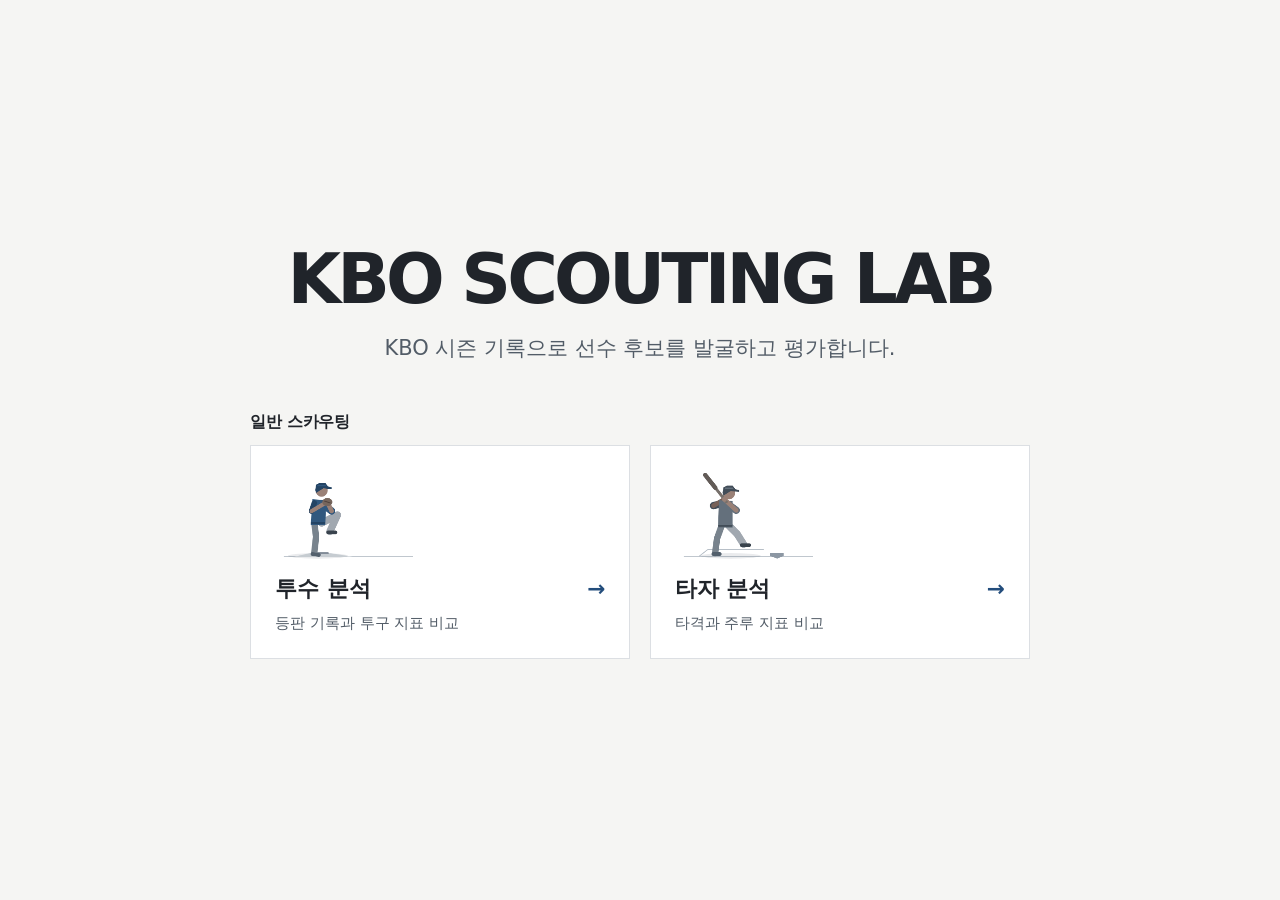
<file: kbo_comparison/index.html>
<!doctype html>
<html lang="ko">
<head>
  <meta charset="utf-8">
  <meta name="viewport" content="width=device-width, initial-scale=1">
  <title>KBO SCOUTING LAB</title>
  <link rel="stylesheet" href="scout-workflow.css?v=audit-report">
  <link rel="stylesheet" href="decision-audit.css?v=audit-report">
  <script defer src="data.js"></script>
  <script defer src="metadata.js"></script>
  <script defer src="position-data.js"></script>
  <script defer src="core.js"></script>
  <script defer src="analytics.js"></script>
  <script defer src="charts.js?v=lab-design"></script>
  <script defer src="portfolio-model.js"></script>
  <script defer src="pitching-data.js?v=deep-stats"></script>
  <script defer src="pitching.js?v=report-reasons"></script>
  <script defer src="player-photo.js?v=mobile-portraits"></script>
  <script defer src="decision-audit.js?v=audit-review"></script>
  <script defer src="decision-audit-ui.js?v=audit-report"></script>
  <script defer src="scout-workflow.js?v=report-reasons"></script>
  <script defer src="start-motion.js?v=audit-entry"></script>
  <link rel="stylesheet" href="pdf-button.css" media="screen">
</head>
<body>
  <section id="start-screen" class="start-screen" hidden aria-labelledby="start-title">
    <div class="shell start-content">
      <h1 id="start-title">KBO SCOUTING LAB</h1>
      <p>KBO 시즌 기록으로 선수 후보를 발굴하고 평가합니다.</p>
      <nav class="start-links" aria-label="분석 선택">
        <section class="start-group" aria-labelledby="standard-scouting-title">
          <h2 id="standard-scouting-title">일반 스카우팅</h2>
          <a class="start-card" href="?mode=pitching">
            <canvas class="motion-preview" width="320" height="208" data-motion="pitching" aria-hidden="true"></canvas>
            <span class="start-action">투수 분석 <span aria-hidden="true">→</span></span>
            <small>등판 기록과 투구 지표 비교</small>
          </a>
          <a class="start-card" href="?mode=batting">
            <canvas class="motion-preview" width="320" height="208" data-motion="batting" aria-hidden="true"></canvas>
            <span class="start-action">타자 분석 <span aria-hidden="true">→</span></span>
            <small>타격과 주루 지표 비교</small>
          </a>
        </section>
      </nav>
    </div>
  </section>
  <header id="dashboard-header" class="masthead" hidden>
    <div class="shell header-inner">
      <div class="header-title"><p class="product-name">KBO SCOUTING LAB</p><h1 id="dashboard-title">스카우팅 보드</h1></div>
      <nav class="mode-switch screen-only" aria-label="분석 전환">
        <a href="?">시작 화면</a>
        <a id="switch-batting" href="?mode=batting">타자 분석</a>
        <a id="switch-pitching" href="?mode=pitching">투수 분석</a>
      </nav>
    </div>
  </header>
  <main id="dashboard-main" class="shell" hidden>
    <p id="load-status" role="status">선수 기록을 불러오는 중입니다.</p>
    <div id="dashboard" hidden>
      <form id="discover-form" class="panel screen-only">
        <div class="filters">
          <label>시즌<select id="season"></select></label>
          <label id="position-control">포지션<select id="position"></select></label>
          <label><span id="profile-label">타격 유형</span><select id="profile"></select></label>
          <label>선수 검색<input type="search" id="player-search" placeholder="이름 또는 초성" aria-controls="candidates"></label>
          <button type="submit">조건 적용</button>
        </div>
        <fieldset id="custom-weights" hidden aria-describedby="weight-help">
          <legend>사용자 지정 가중치</legend>
          <div id="weights" class="weights"></div>
          <p id="weight-help" class="muted">0~10 · 0인 지표는 후보 점수에서 제외</p>
        </fieldset>
        <details class="advanced">
          <summary id="minimum-summary">최소 타석 설정</summary>
          <div class="advanced-fields">
            <label><span id="minimum-label">최소 타석</span><input id="minimum" type="number" min="1" step="1" value="200" required></label>
          </div>
        </details>
        <p id="form-message" role="status" hidden></p>
      </form>
      <div class="workspace">
        <section class="panel results screen-only" aria-labelledby="candidate-heading">
          <header class="panel-heading">
            <h2 id="candidate-heading">추천 후보</h2>
            <p id="pool-summary" class="muted" aria-live="polite"></p>
          </header>
          <div class="candidate-scroll" tabindex="0" role="region" aria-label="후보 목록">
            <div class="candidate-columns" aria-hidden="true">
              <span>순위</span><span>선수</span><span>평가 근거</span><span>점수 · 선택</span>
            </div>
            <div id="candidates" class="candidate-list"></div>
            <button type="button" class="secondary" id="more-candidates" hidden>후보 더 보기</button>
          </div>
          <details class="method">
            <summary>후보 점수 산출 기준</summary>
            <p id="candidate-explanation">지표별 백분위의 가중평균입니다. 동률은 절반씩 반영하고, 삼진율은 낮을수록 유리합니다. 지표별 유효 표본이 5명 미만이거나 필수 기록이 없으면 순위를 보류합니다.</p>
            <div id="candidate-method"></div>
          </details>
        </section>
        <section class="panel radar-panel" aria-labelledby="radar-heading">
          <header class="panel-heading">
            <h2 id="radar-heading">5개 타격·주루 지표</h2>
            <p id="selection-count" class="muted screen-only" aria-live="polite">선택 0/3명</p>
          </header>
          <div id="selected-players" class="selected-players screen-only"></div>
          <p id="selection-message" class="screen-only" role="status" hidden></p>
          <p id="report-empty" class="empty" hidden>후보를 선택하면 레이더와 평가가 표시됩니다.</p>
          <div id="radar-content"></div>
          <div id="selection-actions" class="selection-actions screen-only" hidden>
            <button type="button" class="secondary pdf-export" id="print-report" disabled>기본 리포트 <span class="pdf-label"><svg aria-hidden="true" focusable="false" viewBox="0 0 14 18" fill="none" stroke="currentColor" stroke-width="1.4" stroke-linejoin="round"><path d="M2 1h6l4 4v12H2z M8 1v5h4 M4 10h6 M4 13h5"/></svg>PDF</span></button>
            <button type="button" id="open-audit" disabled>추천 결과 검증하기</button>
          </div>
        </section>
      </div>
      <section id="analysis" class="panel analysis-panel" aria-labelledby="analysis-heading" hidden>
        <header class="panel-heading">
          <h2 id="analysis-heading">선수별 분석</h2>
          <div id="analysis-tabs" class="analysis-tabs screen-only" role="tablist" aria-label="선수 분석 항목">
            <button type="button" id="tab-overview" role="tab" data-tab="overview" aria-controls="analysis-panel" aria-selected="true">평가 요약</button>
            <button type="button" id="tab-trend" role="tab" data-tab="trend" aria-controls="analysis-panel" aria-selected="false" tabindex="-1">성장 추세</button>
            <button type="button" id="tab-similar" role="tab" data-tab="similar" aria-controls="analysis-panel" aria-selected="false" tabindex="-1">유사 선수</button>
            <button type="button" id="tab-field" role="tab" data-tab="field" aria-controls="analysis-panel" aria-selected="false" tabindex="-1">현장 확인</button>
          </div>
        </header>
        <div id="analysis-panel" role="tabpanel" aria-labelledby="tab-overview" tabindex="0">
          <section id="trend-panel" aria-labelledby="trend-heading" hidden>
            <header class="trend-heading">
              <h3 id="trend-heading">최근 3시즌 성장 추세</h3>
              <label class="screen-only">추세 지표<select id="trend-metric"></select></label>
              <p id="trend-direction" class="muted"></p>
            </header>
            <div id="trend-plot"></div>
            <div id="trend-summary" class="trend-summary" aria-live="polite"></div>
          </section>
          <div id="report-content"></div>
        </div>
      </section>
    </div>
    <section id="decision-audit" hidden aria-labelledby="audit-heading">
      <header class="panel audit-header">
        <div><p class="product-name">KBO SCOUTING LAB</p><h1 id="audit-heading" tabindex="-1">스카우팅 검증실 <small>(심층 지표 분석)</small></h1>
        <p class="muted">추가 기록 활용 → 추천 순위 안정성 · 선수별 강점/약점 · 기록 신뢰성 검토</p></div>
        <div class="audit-actions screen-only"><button type="button" class="secondary" id="close-audit">일반 스카우팅 복귀</button>
        <button type="button" class="secondary pdf-export" id="print-audit">검증 포함 <span class="pdf-label"><svg aria-hidden="true" focusable="false" viewBox="0 0 14 18" fill="none" stroke="currentColor" stroke-width="1.4" stroke-linejoin="round"><path d="M2 1h6l4 4v12H2z M8 1v5h4 M4 10h6 M4 13h5"/></svg>PDF</span></button></div>
      </header>
      <div id="audit-results"></div>
    </section>
  </main>
</body>
</html>
</file>
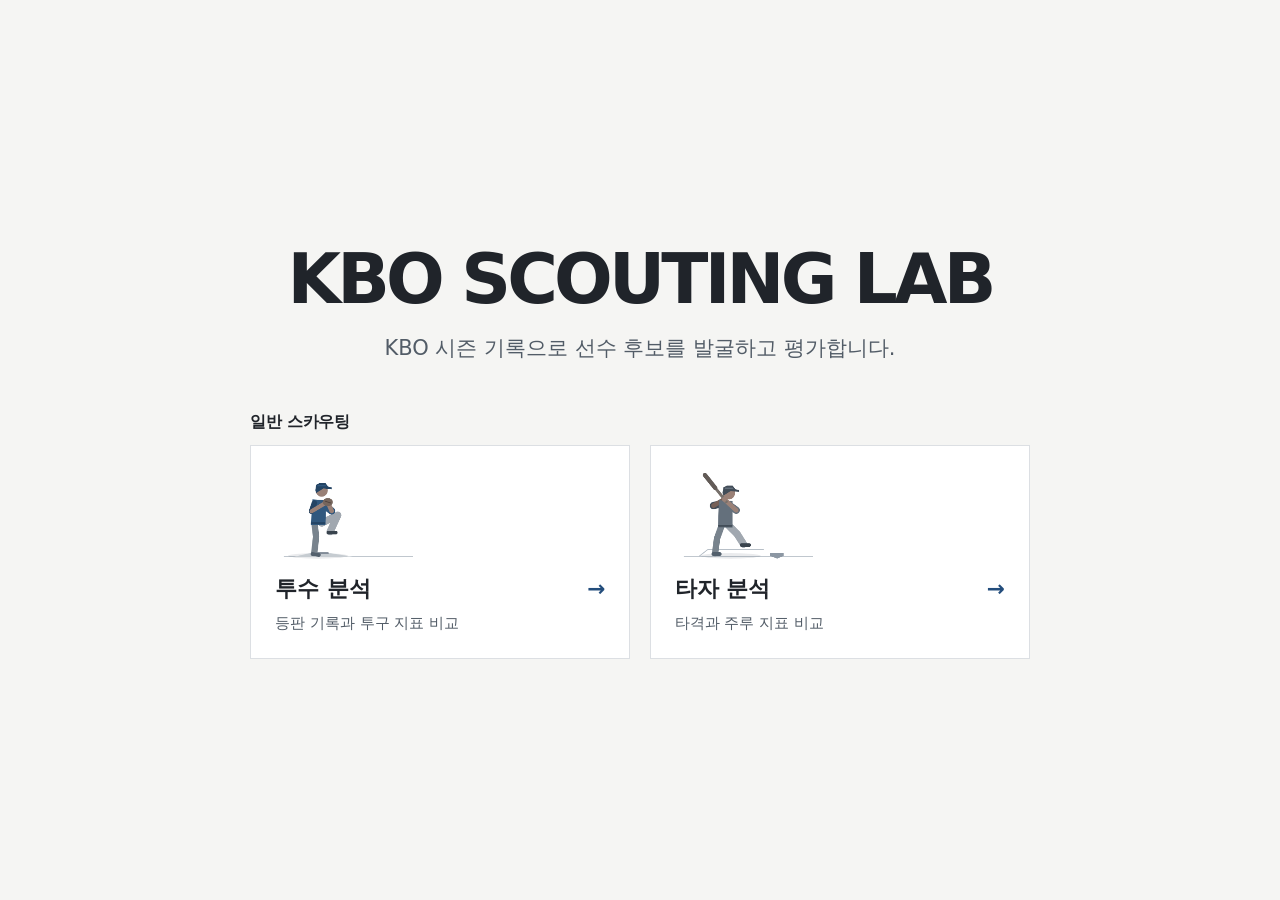
<file: kbo_comparison/scouting-dashboard.html>
<!doctype html>
<html lang="ko"><meta charset="utf-8"><title>KBO 스카우팅</title>
<script>
  const hasSelection = new URLSearchParams(location.search).has('selection') || new URLSearchParams(location.search).has('id');
  location.replace('index.html' + location.search + (hasSelection ? '#report' : '#discover'));
</script>
<a href="index.html">KBO 스카우팅 열기</a></html>
</file>
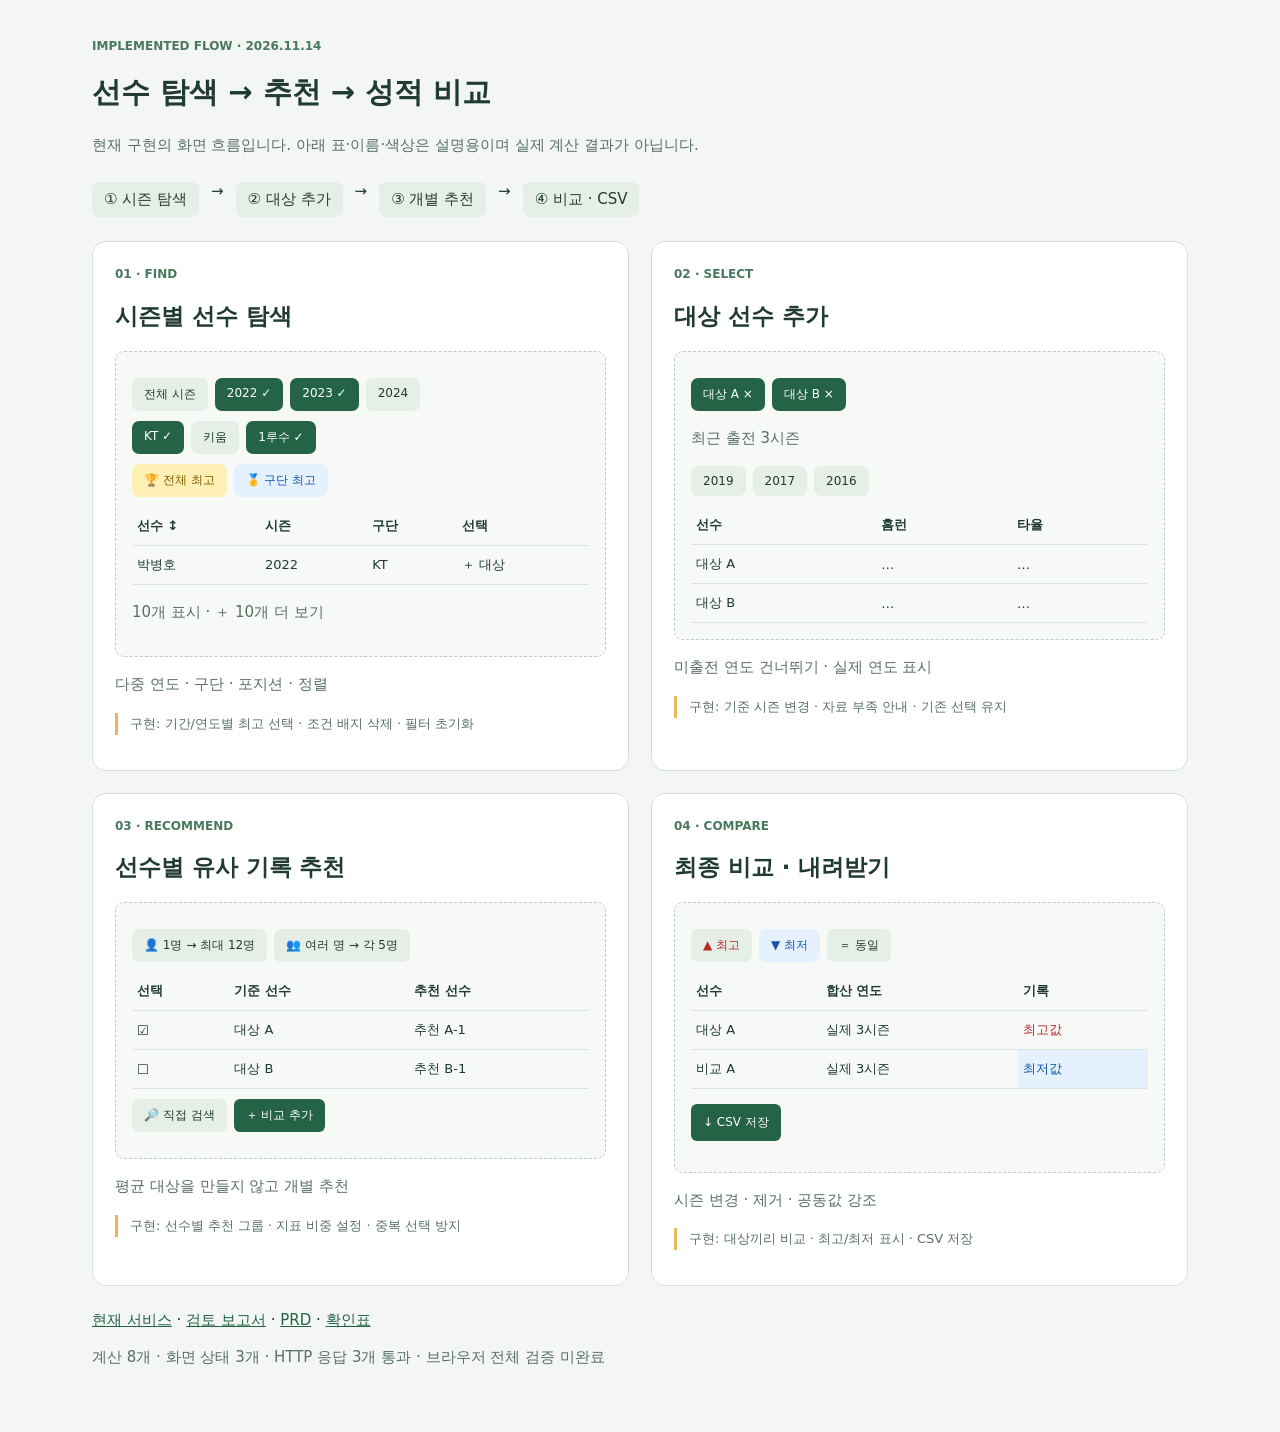
<file: kbo_comparison/STORYBOARD.html>
<!doctype html><html lang="ko"><meta charset="utf-8"><meta name="viewport" content="width=device-width,initial-scale=1"><title>KBO 비교 · 스토리보드 검토</title><style>*{box-sizing:border-box}body{margin:0;background:#f3f6f4;color:#203b30;font:15px system-ui,sans-serif}main{max-width:1140px;margin:auto;padding:36px 22px}h1{font-size:29px}p{line-height:1.7;color:#597064}.flow{display:flex;flex-wrap:wrap;gap:12px;margin:24px 0}.flow span,.pill{padding:8px 12px;border-radius:7px;background:#e5efe8}.board{display:grid;grid-template-columns:1fr 1fr;gap:22px}.card{padding:22px;background:white;border:1px solid #d6e2d9;border-radius:14px}.step{font-size:12px;font-weight:800;color:#49795c}.mock{background:#f7f9f7;border:1px dashed #bdcfc2;border-radius:9px;padding:16px}.row{display:flex;gap:7px;flex-wrap:wrap;margin:10px 0}.pill{font-size:12px}.active{background:#246345;color:white}table{width:100%;border-collapse:collapse;font-size:13px}td,th{text-align:left;padding:10px 5px;border-bottom:1px solid #dce6de}.gold{background:#fff0b5;color:#835d00}.blue{background:#e6f1ff;color:#1557a6}.red{color:#bb2727}.note{font-size:13px;border-left:3px solid #e9b958;padding-left:12px}.btn{display:inline-block;background:#246345;color:white;padding:8px 12px;border-radius:6px;font-size:12px}a{color:#246345}footer{margin:25px 0} @media(max-width:750px){.board{grid-template-columns:1fr}}@media print{body{background:white}.card{break-inside:avoid}.board{gap:10px}main{padding:10px}}</style><link rel="stylesheet" href="button-hover.css?v=hover-45"><main><span class="step">IMPLEMENTED FLOW · 2026.11.14</span><h1>선수 탐색 → 추천 → 성적 비교</h1><p>현재 구현의 화면 흐름입니다. 아래 표·이름·색상은 설명용이며 실제 계산 결과가 아닙니다.</p><div class="flow"><span>① 시즌 탐색</span>→<span>② 대상 추가</span>→<span>③ 개별 추천</span>→<span>④ 비교 · CSV</span></div><div class="board">
<section class="card"><span class="step">01 · FIND</span><h2>시즌별 선수 탐색</h2><div class="mock"><div class="row"><span class="pill">전체 시즌</span><span class="pill active">2022 ✓</span><span class="pill active">2023 ✓</span><span class="pill">2024</span></div><div class="row"><span class="pill active">KT ✓</span><span class="pill">키움</span><span class="pill active">1루수 ✓</span></div><div class="row"><span class="pill gold">🏆 전체 최고</span><span class="pill blue">🥇 구단 최고</span></div><table><tr><th>선수 ↕</th><th>시즌</th><th>구단</th><th>선택</th></tr><tr><td>박병호</td><td>2022</td><td>KT</td><td>＋ 대상</td></tr></table><p>10개 표시 · ＋ 10개 더 보기</p></div><p>다중 연도 · 구단 · 포지션 · 정렬</p><p class="note">구현: 기간/연도별 최고 선택 · 조건 배지 삭제 · 필터 초기화</p></section>
<section class="card"><span class="step">02 · SELECT</span><h2>대상 선수 추가</h2><div class="mock"><div class="row"><span class="pill active">대상 A ×</span><span class="pill active">대상 B ×</span></div><p>최근 출전 3시즌</p><div class="row"><span class="pill">2019</span><span class="pill">2017</span><span class="pill">2016</span></div><table><tr><th>선수</th><th>홈런</th><th>타율</th></tr><tr><td>대상 A</td><td>…</td><td>…</td></tr><tr><td>대상 B</td><td>…</td><td>…</td></tr></table></div><p>미출전 연도 건너뛰기 · 실제 연도 표시</p><p class="note">구현: 기준 시즌 변경 · 자료 부족 안내 · 기존 선택 유지</p></section>
<section class="card"><span class="step">03 · RECOMMEND</span><h2>선수별 유사 기록 추천</h2><div class="mock"><div class="row"><span class="pill">👤 1명 → 최대 12명</span><span class="pill">👥 여러 명 → 각 5명</span></div><table><tr><th>선택</th><th>기준 선수</th><th>추천 선수</th></tr><tr><td>☑</td><td>대상 A</td><td>추천 A-1</td></tr><tr><td>☐</td><td>대상 B</td><td>추천 B-1</td></tr></table><div class="row"><span class="pill">🔎 직접 검색</span><span class="btn">＋ 비교 추가</span></div></div><p>평균 대상을 만들지 않고 개별 추천</p><p class="note">구현: 선수별 추천 그룹 · 지표 비중 설정 · 중복 선택 방지</p></section>
<section class="card"><span class="step">04 · COMPARE</span><h2>최종 비교 · 내려받기</h2><div class="mock"><div class="row"><span class="pill red">▲ 최고</span><span class="pill blue">▼ 최저</span><span class="pill">＝ 동일</span></div><table><tr><th>선수</th><th>합산 연도</th><th>기록</th></tr><tr><td>대상 A</td><td>실제 3시즌</td><td class="red">최고값</td></tr><tr><td>비교 A</td><td>실제 3시즌</td><td class="blue">최저값</td></tr></table><p><span class="btn">↓ CSV 저장</span></p></div><p>시즌 변경 · 제거 · 공동값 강조</p><p class="note">구현: 대상끼리 비교 · 최고/최저 표시 · CSV 저장</p></section></div><footer><a href="index.html">현재 서비스</a> · <a href="REVIEW.md">검토 보고서</a> · <a href="PRD.md">PRD</a> · <a href="ACCEPTANCE.md">확인표</a><p>계산 8개 · 화면 상태 3개 · HTTP 응답 3개 통과 · 브라우저 전체 검증 미완료</p></footer></main></html>
</file>
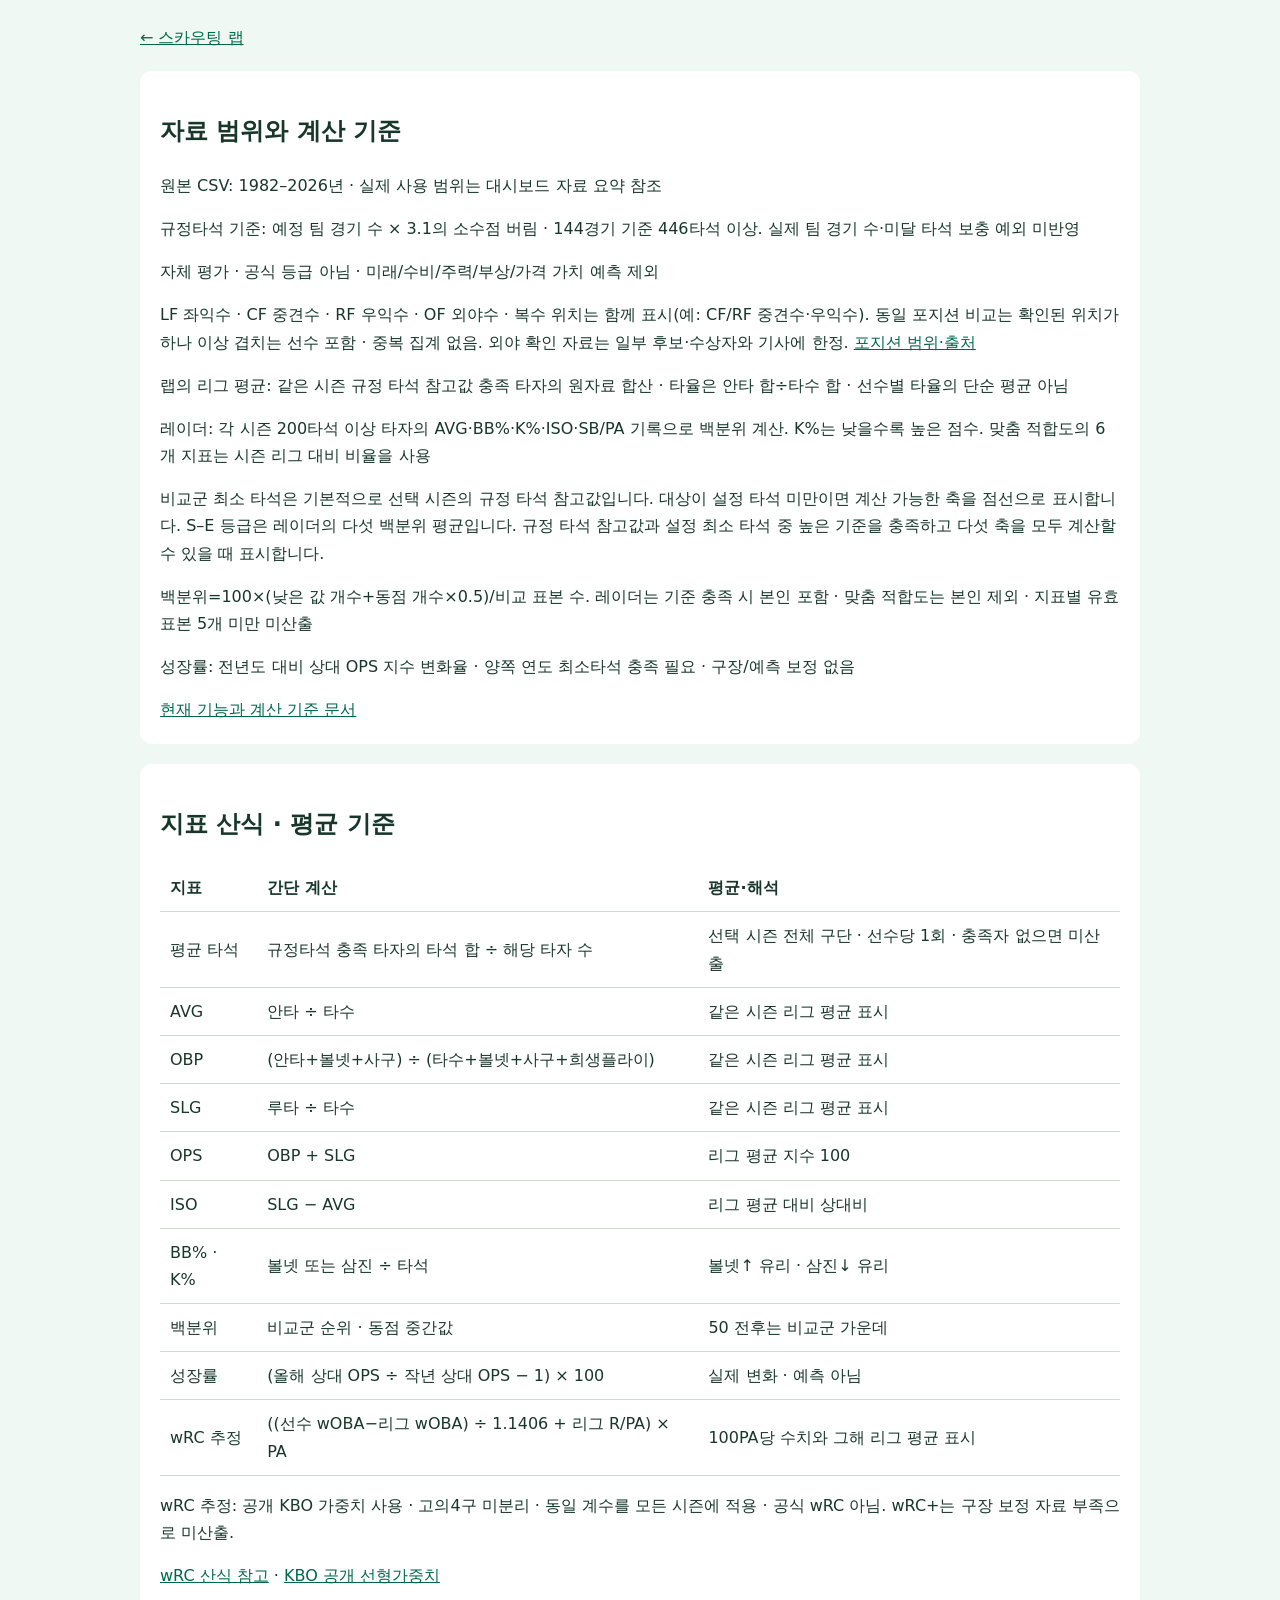
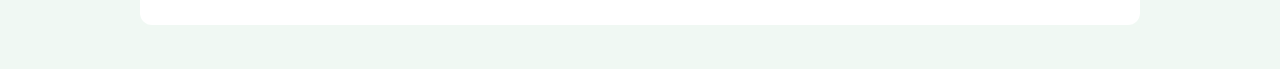
<file: kbo_comparison/docs/계산기준.html>
<!doctype html><html lang="ko"><meta charset="utf-8"><meta name="viewport" content="width=device-width,initial-scale=1"><title>KBO 계산 기준</title><style>body{font:16px/1.7 system-ui,sans-serif;margin:0;background:#f0f8f3;color:#18372b}main{max-width:1000px;margin:auto;padding:24px}section{background:white;padding:20px;margin:20px 0;border-radius:12px}table{width:100%;border-collapse:collapse}td,th{padding:10px;text-align:left;border-bottom:1px solid #cbded1;overflow-wrap:anywhere}a{color:#00684a}p{overflow-wrap:anywhere}.table-wrap{overflow:auto}@media(max-width:600px){main{padding:12px}section{padding:14px}table{font-size:13px}}</style><link rel="stylesheet" href="../button-hover.css?v=hover-45"><main><a href="../scouting-dashboard.html">← 스카우팅 랩</a><div class="criteria-grid"><section class="panel data-criteria"><h2>자료 범위와 계산 기준</h2><p>원본 CSV: 1982–2026년 · 실제 사용 범위는 대시보드 자료 요약 참조</p><p>규정타석 기준: 예정 팀 경기 수 × 3.1의 소수점 버림 · 144경기 기준 446타석 이상. 실제 팀 경기 수·미달 타석 보충 예외 미반영</p><p>자체 평가 · 공식 등급 아님 · 미래/수비/주력/부상/가격 가치 예측 제외</p><p>LF 좌익수 · CF 중견수 · RF 우익수 · OF 외야수 · 복수 위치는 함께 표시(예: CF/RF 중견수·우익수). 동일 포지션 비교는 확인된 위치가 하나 이상 겹치는 선수 포함 · 중복 집계 없음. 외야 확인 자료는 일부 후보·수상자와 기사에 한정. <a href="외야포지션_기준.md">포지션 범위·출처</a></p><div id="method"><p>랩의 리그 평균: 같은 시즌 규정 타석 참고값 충족 타자의 원자료 합산 · 타율은 안타 합÷타수 합 · 선수별 타율의 단순 평균 아님</p><p>레이더: 각 시즌 200타석 이상 타자의 AVG·BB%·K%·ISO·SB/PA 기록으로 백분위 계산. K%는 낮을수록 높은 점수. 맞춤 적합도의 6개 지표는 시즌 리그 대비 비율을 사용</p><p>비교군 최소 타석은 기본적으로 선택 시즌의 규정 타석 참고값입니다. 대상이 설정 타석 미만이면 계산 가능한 축을 점선으로 표시합니다. S–E 등급은 레이더의 다섯 백분위 평균입니다. 규정 타석 참고값과 설정 최소 타석 중 높은 기준을 충족하고 다섯 축을 모두 계산할 수 있을 때 표시합니다.</p><p>백분위=100×(낮은 값 개수+동점 개수×0.5)/비교 표본 수. 레이더는 기준 충족 시 본인 포함 · 맞춤 적합도는 본인 제외 · 지표별 유효 표본 5개 미만 미산출</p><p>성장률: 전년도 대비 상대 OPS 지수 변화율 · 양쪽 연도 최소타석 충족 필요 · 구장/예측 보정 없음</p><a href="../PRD.md">현재 기능과 계산 기준 문서</a></div></section>
<section class="panel formula-quick"><h2>지표 산식 · 평균 기준</h2><div class="table-wrap"><table><thead><tr><th>지표</th><th>간단 계산</th><th>평균·해석</th></tr></thead><tbody><tr><td>평균 타석</td><td>규정타석 충족 타자의 타석 합 ÷ 해당 타자 수</td><td>선택 시즌 전체 구단 · 선수당 1회 · 충족자 없으면 미산출</td></tr><tr><td>AVG</td><td>안타 ÷ 타수</td><td>같은 시즌 리그 평균 표시</td></tr><tr><td>OBP</td><td>(안타+볼넷+사구) ÷ (타수+볼넷+사구+희생플라이)</td><td>같은 시즌 리그 평균 표시</td></tr><tr><td>SLG</td><td>루타 ÷ 타수</td><td>같은 시즌 리그 평균 표시</td></tr><tr><td>OPS</td><td>OBP + SLG</td><td>리그 평균 지수 100</td></tr><tr><td>ISO</td><td>SLG − AVG</td><td>리그 평균 대비 상대비</td></tr><tr><td>BB% · K%</td><td>볼넷 또는 삼진 ÷ 타석</td><td>볼넷↑ 유리 · 삼진↓ 유리</td></tr><tr><td>백분위</td><td>비교군 순위 · 동점 중간값</td><td>50 전후는 비교군 가운데</td></tr><tr><td>성장률</td><td>(올해 상대 OPS ÷ 작년 상대 OPS − 1) × 100</td><td>실제 변화 · 예측 아님</td></tr><tr><td>wRC 추정</td><td>((선수 wOBA−리그 wOBA) ÷ 1.1406 + 리그 R/PA) × PA</td><td>100PA당 수치와 그해 리그 평균 표시</td></tr></tbody></table></div><p class="warning">wRC 추정: 공개 KBO 가중치 사용 · 고의4구 미분리 · 동일 계수를 모든 시즌에 적용 · 공식 wRC 아님. wRC+는 구장 보정 자료 부족으로 미산출.</p><p><a href="https://library.fangraphs.com/offense/wrc/" target="_blank" rel="noopener noreferrer">wRC 산식 참고</a> · <a href="https://www.yagoonara.com/guide/formulas/constants" target="_blank" rel="noopener noreferrer">KBO 공개 선형가중치</a></p></section></div></main></html>
</file>
<file: kbo_comparison/scout-workflow.css>
:root {
  color-scheme: light;
  font-family: system-ui, -apple-system, "Apple SD Gothic Neo", "Malgun Gothic", sans-serif;
  color: var(--ink);
  background: var(--canvas);
  line-height: 1.5;
  --canvas: #f5f5f3;
  --surface: #fff;
  --surface-muted: #f2f3f4;
  --ink: #20242a;
  --muted: #525c67;
  --line: #dcdfe3;
  --control-line: #a7afb9;
  --accent: #234d7c;
  --accent-hover: #193b63;
  --accent-surface: #eaf0f7;
  --danger: #a12831;
  --radius: 2px;
  --space-1: 4px;
  --space-2: 8px;
  --space-3: 12px;
  --space-4: 16px;
  --space-5: 24px;
  --control-height: 40px;
  --panel-padding: var(--space-4);
}
* { box-sizing: border-box; }
body { margin: 0; }
[hidden], .print-only { display: none !important; }
.shell { width: min(1376px,calc(100% - 48px)); margin-inline: auto; }
main.shell { padding-block: var(--space-4) var(--space-5); }
h1,h2,h3,h4,p { margin: 0; overflow-wrap: anywhere; }
h1,h2,h3,h4 { line-height: 1.3; font-weight: 650; }
h1 { font-size: clamp(1.25rem,2.1vw,1.6rem); letter-spacing: -.025em; }
h2 { font-size: 1.125rem; letter-spacing: -.015em; }
h3 { font-size: 1rem; }
h4 { font-size: .9375rem; }
.muted { color: var(--muted); font-size: .8125rem; }

.masthead { background: var(--surface); border-bottom: 1px solid var(--line); }
.header-inner { min-height: 68px; display: flex; align-items: center; justify-content: space-between; gap: var(--space-4); padding-block: var(--space-2); }
.product-name { color: var(--muted); font-size: .6875rem; font-weight: 700; letter-spacing: .09em; }
.mode-switch { display: flex; align-items: center; justify-content: flex-end; flex-wrap: wrap; margin-inline-start: auto; }
.mode-switch a {
  display: flex;
  align-items: center;
  min-height: var(--control-height);
  padding-inline: var(--space-3);
  border-bottom: 2px solid transparent;
  color: var(--muted);
  font-size: .875rem;
  text-decoration: none;
  white-space: nowrap;
}
.mode-switch a:hover { background: var(--surface-muted); color: var(--ink); }
.mode-switch a[aria-current="page"] { border-color: var(--accent); color: var(--accent); font-weight: 650; }

button,input,textarea,select { font: inherit; }
label { display: grid; gap: var(--space-1); min-width: 0; color: var(--ink); font-size: .8125rem; font-weight: 600; }
select,input[type=number],input[type=search],textarea {
  width: 100%;
  min-width: 0;
  min-height: var(--control-height);
  padding: 7px 10px;
  border: 1px solid var(--control-line);
  border-radius: var(--radius);
  color: var(--ink);
  background: var(--surface);
  font-size: .875rem;
  font-weight: 450;
}
textarea { resize: vertical; }
button {
  min-height: var(--control-height);
  padding: 7px 12px;
  border: 1px solid var(--accent);
  border-radius: var(--radius);
  background: var(--accent);
  color: var(--surface);
  font-size: .875rem;
  font-weight: 650;
  cursor: pointer;
}
button:enabled:hover { background: var(--accent-hover); }
button.secondary,button.tag { border-color: var(--control-line); background: var(--surface); color: var(--ink); }
button.secondary:enabled:hover,button.tag:enabled:hover { border-color: var(--accent); background: var(--accent-surface); color: var(--accent); }
button:disabled { border-color: var(--line); background: var(--surface-muted); color: var(--muted); cursor: default; }
button.tag { min-height: 32px; padding: 2px 7px; }
:focus-visible { outline: 2px solid var(--accent); outline-offset: 2px; }
:is(select,input,textarea):focus-visible { outline-offset: 0; }

.panel { min-width: 0; padding: var(--panel-padding); border: 1px solid var(--line); background: var(--surface); }
.panel-heading { display: flex; align-items: baseline; justify-content: space-between; flex-wrap: wrap; gap: var(--space-1) var(--space-3); }
details { font-size: .8125rem; }
summary { color: var(--accent); font-weight: 650; cursor: pointer; }
@media screen {
  .panel summary { padding-block: var(--space-2); }
  .panel details[open] > summary { color: var(--ink); }
}
@media screen and (pointer: coarse) {
  .panel summary { min-height: 44px; }
}
details p,details .table-wrap { margin-top: var(--space-2); }

#dashboard { display: grid; gap: var(--space-3); }
.filters { display: grid; grid-template-columns: minmax(92px,.65fr) 1fr 1fr 1.65fr auto; align-items: end; gap: var(--space-3); }
.advanced { margin-top: var(--space-2); }
.advanced-fields { max-width: 150px; margin-top: var(--space-2); }
#custom-weights { min-width: 0; margin: var(--space-3) 0 0; padding: var(--space-2) 0 0; border: 0; }
#custom-weights legend { padding: 0; color: var(--ink); font-size: .8125rem; font-weight: 650; }
.weights { display: grid; grid-template-columns: repeat(5,minmax(0,1fr)); gap: var(--space-2) var(--space-4); }
.weight-control { display: grid; grid-template-columns: minmax(0,1fr) auto; align-items: center; gap: 0 var(--space-1); }
.weight-control input { grid-column: 1 / -1; width: 100%; min-width: 0; margin: 0; height: 26px; accent-color: var(--accent); }
.weight-value { color: var(--accent); font-size: .875rem; font-weight: 650; font-variant-numeric: tabular-nums; }
#form-message,#selection-message,#tm-error { margin-top: var(--space-2); color: var(--danger); font-size: .875rem; }

.workspace { display: grid; grid-template-columns: minmax(0,1.28fr) minmax(0,1fr); gap: var(--space-3); align-items: stretch; }
.results { --candidate-columns: 37px minmax(115px,.94fr) minmax(130px,1.3fr) 106px; }
.results .panel-heading { align-items: start; flex-direction: column; }
.candidate-scroll { max-height: 300px; overflow: auto; scrollbar-gutter: stable; margin-top: var(--space-3); }
.candidate-scroll:focus-visible { outline-offset: -2px; }
.candidate,.candidate-columns {
  display: grid;
  grid-template-columns: var(--candidate-columns);
  align-items: center;
  gap: var(--space-2);
  padding-inline: var(--space-2);
  border-inline-start: 2px solid transparent;
  border-bottom: 1px solid var(--line);
}
.candidate-columns { position: sticky; top: 0; z-index: 1; min-height: 32px; background: var(--surface-muted); color: var(--muted); font-size: .75rem; font-weight: 650; }
.candidate-columns span:last-child { text-align: end; }
.candidate { min-height: 56px; padding-block: var(--space-1); }
.candidate:hover { background: var(--surface-muted); }
.candidate:has(input:checked) { border-inline-start-color: var(--accent); background: var(--accent-surface); }
.rank,.score { color: var(--ink); font-weight: 700; font-variant-numeric: tabular-nums; white-space: nowrap; }
.rank small,.score small { margin-inline-start: 2px; color: var(--muted); font-size: .6875rem; font-weight: 550; }
.candidate-notes p { color: var(--muted); font-size: .8125rem; }
.candidate-notes strong { margin-inline-end: var(--space-1); color: var(--ink); font-weight: 650; }
.candidate-actions { display: flex; align-items: center; justify-content: end; gap: var(--space-2); }
.select-player { display: flex; gap: var(--space-1); align-items: center; min-height: 36px; font-size: .8125rem; cursor: pointer; white-space: nowrap; }
.select-player input { margin: 0; width: 17px; height: 17px; accent-color: var(--accent); }
#more-candidates,.method { margin-top: var(--space-2); }
.empty { padding: var(--space-4) var(--space-2); color: var(--muted); }
.radar-panel .empty { display: grid; min-height: 154px; place-content: center; text-align: center; font-size: .875rem; }
.selected-players { display: flex; flex-wrap: wrap; gap: var(--space-1); margin-top: var(--space-2); }
.selected-players:empty { display: none; }
@media screen {
  .radar-panel { display: flex; flex-direction: column; }
  .radar-panel #radar-content:not(:empty) { margin-bottom: var(--space-3); }
}
.selection-actions {
  display: flex;
  justify-content: flex-end;
  gap: var(--space-2);
  margin-top: auto;
  border-top: 1px solid var(--line);
  padding-top: var(--space-3);
}
.selection-actions button { min-height: 48px; padding: 9px var(--space-4); font-size: 1rem; }
@media (prefers-reduced-motion: no-preference) {
  .selection-actions:not([hidden]) { animation: reveal-selection-actions 180ms ease-out; }
  @keyframes reveal-selection-actions {
    from { opacity: 0; transform: translateY(4px); }
    to { opacity: 1; transform: translateY(0); }
  }
}
.player-name { display: inline-flex; align-items: center; gap: var(--space-2); max-width: 100%; vertical-align: middle; font-size: 1rem; }
.player-portrait {
  display: block;
  position: relative;
  flex: 0 0 auto;
  width: var(--portrait-size, 32px);
  height: var(--portrait-size, 32px);
  border: 1px solid var(--line);
  border-radius: 50%;
  overflow: hidden;
  pointer-events: none;
  background: radial-gradient(circle at 50% 34%,var(--control-line) 0 16%,transparent 18%),
    radial-gradient(ellipse at 50% 105%,var(--control-line) 0 39%,transparent 41%), var(--surface-muted);
}
.player-portrait img { position: absolute; inset: 0; display: block; width: 100%; height: 100%; object-fit: cover; object-position: center 20%; }
.player-portrait img[data-photo-loaded] { background: var(--surface-muted); }
.selected-players .player-name { font-size: .8125rem; }
.selected-players .player-portrait { --portrait-size: 24px; }

.radar-chart { display: block; width: min(100%,350px); height: auto; margin: var(--space-1) auto 0; }
[data-mode="pitching"] .radar-chart { width: min(100%,326px); }
.radar-chart text { fill: var(--ink); font-size: 17px; }
.radar-chart .radar-caption { font-size: 16px; }
.radar-chart .radar-tick { fill: var(--muted); font-size: 12px; }
.chart-legend { display: flex; justify-content: center; flex-wrap: wrap; gap: var(--space-1) var(--space-3); font-size: .8125rem; }
.chart-legend i { display: inline-block; width: 10px; height: 4px; margin-inline-end: 5px; vertical-align: middle; }
.radar-scope,.radar-empty,.trend-note { margin-top: var(--space-1); text-align: center; }
.radar-meta { display: flex; flex-wrap: wrap; align-items: baseline; justify-content: space-between; gap: var(--space-1) var(--space-3); margin-top: var(--space-2); }
.radar-meta > * { margin-top: 0; }
.radar-meta > details[open] { flex-basis: 100%; }
.radar-empty { font-size: .875rem; }

.analysis-panel > .panel-heading { gap: var(--space-2) var(--space-4); border-bottom: 1px solid var(--line); }
.analysis-panel > .panel-heading h2 { padding-bottom: var(--space-2); }
.analysis-tabs { display: flex; flex-wrap: wrap; gap: 0; }
.analysis-tabs button {
  min-height: var(--control-height);
  padding-inline: var(--space-3);
  border: 0;
  border-bottom: 2px solid transparent;
  border-radius: 0;
  background: var(--surface);
  color: var(--muted);
  font-weight: 550;
}
.analysis-tabs button:hover { background: var(--surface-muted); color: var(--ink); }
.analysis-tabs button[aria-selected="true"] { border-color: var(--accent); color: var(--accent); font-weight: 700; }
.trend-heading { display: flex; flex-wrap: wrap; align-items: center; gap: var(--space-2) var(--space-4); margin-top: var(--space-3); }
.trend-heading label { display: flex; align-items: center; gap: var(--space-2); white-space: nowrap; }
.trend-heading select { width: auto; padding-inline: var(--space-2); }
.trend-scroll { overflow-x: auto; }
.trend-chart { display: block; width: min(100%,760px); min-width: var(--trend-min-width,0); height: clamp(170px,23vw,210px); margin-inline: auto; }
.trend-chart text { font-size: 14px; font-variant-numeric: tabular-nums; }
.trend-chart text:not(.trend-value) { fill: var(--muted); }
.trend-chart .trend-value { font-weight: 700; }
.trend-gridline { stroke: var(--line); }
.trend-segment,.trend-point { stroke-width: 2; vector-effect: non-scaling-stroke; }
.trend-summary { display: grid; grid-template-columns: repeat(auto-fit,minmax(min(100%,225px),1fr)); gap: var(--space-3); margin-top: var(--space-3); }
.trend-summary section { min-width: 0; border-top: 1px solid var(--line); padding-top: var(--space-2); }
.trend-summary p { margin-top: 2px; font-size: .875rem; }
.trend-summary p.muted { font-size: .8125rem; }

.player-grid { display: grid; grid-template-columns: repeat(var(--players),minmax(0,1fr)); padding-top: var(--space-3); }
.player-report { min-width: 0; padding: var(--space-1) var(--space-4) var(--space-1) 0; }
.player-report + .player-report { padding-inline-start: var(--space-4); border-inline-start: 1px solid var(--line); }
.player-report:last-child { padding-inline-end: 0; }
.player-report h3 { font-size: 1.125rem; }
.player-report h3 .player-portrait { --portrait-size: 42px; }
.player-report > section { margin-top: var(--space-2); }
.player-report p,.player-report details { margin-block: var(--space-1); font-size: .875rem; }
.player-report p.muted { font-size: .8125rem; }
.candidate-fit,.priority span { color: var(--accent); }
.priority span { margin-inline-start: var(--space-1); font-weight: 650; }
.table-wrap { overflow-x: auto; }
table { width: 100%; border-collapse: collapse; font-size: .8125rem; font-variant-numeric: tabular-nums; }
th,td { padding: 6px 8px; text-align: start; border-bottom: 1px solid var(--line); }
th { color: var(--ink); font-weight: 650; }
thead th { background: var(--surface-muted); }
.player-report table :is(th,td):not(:first-child) { text-align: end; }
.similar-list { margin-block: var(--space-2) 0; padding-inline-start: 22px; font-size: .875rem; }
.similar-list li + li { margin-top: var(--space-2); }
.similar-list li > span { display: block; color: var(--muted); }
.field-review label { margin-top: var(--space-2); }

.start-screen { min-height: 100svh; display: grid; align-items: center; }
.start-content { max-width: 1180px; padding-block: clamp(48px,9vw,112px); text-align: center; }
.start-content h1 { font-size: clamp(2.75rem,5.4vw,4.625rem); line-height: 1.1; font-weight: 550; letter-spacing: -.055em; }
.start-content > p { margin-top: var(--space-4); color: var(--muted); font-size: clamp(1.0625rem,2vw,1.3125rem); }
.start-links { display: grid; grid-template-columns: repeat(2,minmax(0,1fr)); column-gap: clamp(12px,1.5vw,20px); max-width: 780px; margin: clamp(24px,4vw,48px) auto 0; }
.start-group { display: grid; grid-template-columns: subgrid; grid-template-rows: subgrid; grid-row: 1 / span 2; min-width: 0; }
.start-group:first-child { grid-column: span 2; }
.start-group h2 { grid-column: 1 / -1; margin-bottom: var(--space-3); text-align: start; font-size: 1rem; font-weight: 650; }
.start-card {
  display: grid;
  grid-template-columns: minmax(0,1fr);
  grid-template-rows: minmax(52px,auto) auto 1fr;
  justify-items: start;
  align-items: start;
  gap: var(--space-2);
  min-width: 0;
  min-height: 212px;
  padding: clamp(16px,2vw,24px);
  border: 1px solid var(--line);
  color: var(--ink);
  background: var(--surface);
  text-align: start;
  text-decoration: none;
}
.start-card:is(:hover,:focus-visible) { border-color: var(--accent); background: var(--accent-surface); }
.start-action { display: flex; align-items: baseline; justify-content: space-between; gap: var(--space-1); width: 100%; color: var(--ink); font-size: clamp(1.1875rem,1.7vw,1.4375rem); font-weight: 700; }
.start-action [aria-hidden] { color: var(--accent); font-weight: 550; }
.start-card small { color: var(--muted); font-size: .9375rem; line-height: 1.4; }
.motion-preview { display: block; width: 146px; max-width: 100%; height: auto; aspect-ratio: 160 / 104; }

@media (min-width: 801px) {
  [data-mode="pitching"] .filters { grid-template-columns: minmax(96px,.65fr) 1fr 1.65fr auto; }
  [data-mode="pitching"] .weights { grid-template-columns: repeat(4,minmax(0,1fr)); }
}
@media screen and (min-width: 1181px) {
  #discover-form { padding-block: var(--space-3); }
  .candidate-scroll { max-height: 260px; }
  #radar-content:has(.radar-chart) {
    display: grid;
    grid-template-columns: minmax(0,1fr) minmax(150px,.55fr);
    grid-template-rows: auto auto 1fr;
    gap: var(--space-1) var(--space-4);
  }
  #radar-content .radar-chart { grid-column: 1; grid-row: 1 / 4; }
  #radar-content .chart-legend { grid-column: 2; grid-row: 1; display: grid; justify-content: stretch; margin-top: var(--space-3); }
  #radar-content .radar-empty { grid-column: 2; grid-row: 2; }
  #radar-content :is(.radar-empty,.radar-scope) { text-align: start; word-break: keep-all; }
  #radar-content .radar-meta {
    grid-column: 2;
    grid-row: 3;
    display: grid;
    align-self: start;
    margin-top: var(--space-1);
    padding-top: var(--space-2);
    border-top: 1px solid var(--line);
  }
  #radar-content .radar-meta:has(details[open]) { grid-column: 1 / -1; grid-row: 4; }
}
@media (max-width: 1180px) {
  .results { --candidate-columns: 29px minmax(0,1fr) auto; }
  .candidate-columns { display: none; }
  .candidate-notes { grid-column: 2 / -1; grid-row: 2; }
  .candidate-actions { grid-column: 3; grid-row: 1; }
}
@media (max-width: 800px) {
  :root { --panel-padding: var(--space-3); --control-height: 44px; }
  .shell { width: calc(100% - 24px); }
  .header-inner { align-items: start; flex-wrap: wrap; gap: var(--space-2); }
  .mode-switch a { padding-inline: var(--space-2); }
  .workspace { grid-template-columns: 1fr; }
  .filters,.weights { grid-template-columns: repeat(2,minmax(0,1fr)); }
  .player-grid { grid-template-columns: 1fr; }
  .player-report { padding: var(--space-2) 0; }
  .player-report + .player-report { padding-inline-start: 0; border: 0; border-top: 1px solid var(--line); }
  select,input[type=number],input[type=search],textarea { font-size: 1rem; }
}
@media (max-width: 640px) {
  .selection-actions button { flex: 1 1 0; min-width: 0; padding-inline: var(--space-2); word-break: keep-all; }
  .start-content h1 { font-size: clamp(2rem,9vw,2.625rem); }
  .start-card { min-height: 164px; padding: var(--space-3); }
  .motion-preview { width: 122px; }
  .analysis-tabs button { padding-inline: var(--space-2); }
}

@page { size: A4; margin: 12mm; }
@media print {
  :root { background: white; font-size: 10pt; --panel-padding: 10px; }
  .shell { width: 100%; }
  .masthead { border-color: var(--control-line); }
  .header-inner { min-height: auto; }
  .start-screen,.screen-only { display: none !important; }
  .print-only,.player-report > [data-analysis][hidden],#trend-panel[hidden],#report-content[hidden] { display: block !important; }
  #trend-panel { break-inside: avoid; }
  .print-note { white-space: pre-wrap; }
  .workspace { display: block; }
  .radar-chart,[data-mode="pitching"] .radar-chart { width: 258px; }
  #dashboard,.player-grid { display: block; }
  #analysis { margin-top: var(--space-2); }
  .player-report { break-inside: avoid; }
  .panel summary { outline: none; list-style: none; color: var(--ink); }
  .player-report header, .panel-heading { break-after: avoid; }
  .player-report + .player-report { margin-top: var(--space-3); padding: var(--space-2) 0 0; border: 0; border-top: 1px solid var(--line); }
  .player-report > section,.radar-panel { break-inside: avoid; }
  .chart-legend i,.radar-data,.trend-point,.trend-segment { print-color-adjust: exact; -webkit-print-color-adjust: exact; }
}
</file>
<file: kbo_comparison/decision-audit.css>
#decision-audit, #audit-results, .audit-group { display: grid; gap: var(--space-3); }
.audit-header, .audit-actions { display: flex; justify-content: space-between; align-items: center; flex-wrap: wrap; gap: var(--space-2); }
.audit-group > section { min-width: 0; border-top: 1px solid var(--line); padding-top: var(--space-3); }
.audit-group h3, .audit-group h4 { margin-bottom: var(--space-1); }
.audit-group p { font-size: .875rem; }
.audit-group details, .audit-group details h4, .audit-decision + .audit-decision { margin-top: var(--space-2); }
.audit-group td { font-variant-numeric: tabular-nums; }
.audit-findings { display: grid; grid-template-columns: repeat(auto-fit,minmax(min(100%,240px),1fr)); gap: var(--space-3); }
.audit-inputs { display: grid; grid-template-columns: minmax(130px,190px) minmax(0,1fr); gap: var(--space-2); }
.audit-target { font-weight: 650; }
.audit-target small { font-weight: 450; color: var(--muted); }
.audit-facts { margin: 0; display: grid; grid-template-columns: max-content minmax(0,1fr); gap: 3px var(--space-3); font-size: .8125rem; }
.audit-facts dt, .audit-facts small, .audit-decision h5 small { color: var(--muted); font-weight: 450; }
.audit-facts dd { margin: 0; overflow-wrap: anywhere; font-variant-numeric: tabular-nums; }
.audit-facts small, .audit-decision h5 small { font-size: .8125rem; }
.audit-reading { display: inline-block; }
.audit-finding strong, .audit-model b { font-weight: 650; }
.audit-decision h5 { margin: 0 0 var(--space-1); font-size: .875rem; }
.audit-decision h5 small { margin-inline-start: var(--space-2); }
.audit-finding h4 span, .audit-decision h4 span { font-weight: 450; }
@media screen {
  .audit-actions button { min-height: 48px; padding: 9px var(--space-4); font-size: 1rem; }
  [data-auditing="true"] { display: none !important; }
  .audit-finding + .audit-finding, .audit-decision { padding-top: var(--space-2); border-top: 1px solid var(--line); }
  .audit-decision { margin-top: var(--space-2); }
  .audit-finding .audit-facts, .audit-model .audit-facts { margin-top: var(--space-1); }
  .audit-editor { margin-block: var(--space-2); }
  .audit-inputs { align-items: start; }
  .audit-inputs :is(select,textarea) { height: var(--control-height); }
}
@media screen and (min-width: 960px) {
  .audit-decision { display: grid; grid-template-columns: minmax(0,1fr) minmax(0,1.2fr); gap: var(--space-1) var(--space-5); }
  .audit-decision h4 { grid-column: 1 / -1; }
  .audit-editor { margin-block: 0; }
}
@media (max-width: 640px) {
  .audit-inputs { grid-template-columns: 1fr; }
  .audit-group .table-wrap { overflow-x: auto; }
  .audit-group table { min-width: 480px; }
}
@media print {
  #decision-audit { display: block; margin-top: var(--space-3); }
  .audit-header, .audit-group > header { break-after: avoid; }
  .audit-group thead { display: table-header-group; }
  .audit-group .table-wrap { break-inside: auto; }
  .audit-stability > .table-wrap { break-inside: avoid; }
  .audit-method p { margin-top: var(--space-1); }
  #audit-results,.audit-group { display: block; }
  .audit-group > section { margin-top: 8px; }
  .audit-group .table-wrap { overflow: visible; }
  .audit-group table { min-width: 0; }
  .audit-group td,.audit-group th { padding: 2px 5px; }
  .audit-finding,.audit-decision,tr { break-inside: avoid; }
  .audit-group h3,.audit-group h4,summary { break-after: avoid; }
}
#audit-heading small, .audit-group h3 small { color: var(--muted); font-size: .84rem; font-weight: 500; }
.audit-stability h3, .audit-deep h3 { margin-bottom: var(--space-2); font-weight: 650; }
.audit-stability h3 small { display: inline-block; margin-inline-start: .35em; }
.audit-stability h3 small strong { color: var(--ink); }
.audit-comparison :is(th,td):not(:first-child) { text-align: end; }
.audit-comparison :is(td,th) { vertical-align: top; }
.audit-comparison strong { color: var(--ink); font-weight: 650; }
.audit-comparison small { display: block; color: var(--muted); font-size: .8125rem; font-weight: 400; }
.audit-stability .audit-comparison strong { white-space: nowrap; }
.audit-stability .audit-comparison th:first-child { width: 19%; }
.audit-stability .audit-comparison :is(th,td):last-child { width: 22%; text-align: start; padding-inline-start: var(--space-3); }
.audit-condition { color: var(--muted); }
.audit-group details { border-top: 1px solid var(--line); }
.audit-method { min-width: 0; }
.audit-method[open] > summary { margin-bottom: var(--space-2); }
.audit-signals { display: grid; margin: 0; padding: 0; list-style: none; font-size: .875rem; }
.audit-signals li { display: grid; grid-template-columns: minmax(5em, auto) 1fr; gap: var(--space-2); padding-block: var(--space-1); }
.audit-signals li > div { display: flex; flex-wrap: wrap; gap: 2px var(--space-3); color: var(--muted); }
.audit-signals b { margin-inline-start: .15em; color: var(--ink); font-weight: 600; }
@media screen and (max-width: 640px) {
  .audit-group .audit-comparison { word-break: keep-all; }
  .audit-deep .audit-comparison { min-width: 100%; }
  .audit-deep .audit-comparison :is(th,td) { min-width: 6rem; }
  .audit-stability .audit-comparison { min-width: 100%; }
  .audit-stability .audit-comparison :is(th,td) { padding-inline: 3px; }
  .audit-stability .audit-comparison th:first-child { width: auto; }
  .audit-stability .audit-comparison strong { white-space: normal; }
  /* The expanded scenario table identifies every maximum shift. */
  .audit-stability .audit-comparison tr > :last-child { display: none; }
}
@media screen and (min-width: 1180px) {
  .audit-group { grid-template-columns: minmax(0,1.15fr) minmax(0,1fr); }
  .audit-group > * { grid-column: 1 / -1; }
  .audit-group > header { display: grid; grid-template-columns: 1fr auto; align-items: baseline; column-gap: 16px; }
  .audit-group > header > :nth-child(even) { text-align: end; }
  .audit-group > .audit-deep { grid-column: 1; }
  .audit-group > .audit-reliability { grid-column: 2; }
  .audit-reliability .audit-findings { grid-template-columns: repeat(auto-fit,minmax(min(100%,17rem),1fr)); gap: var(--space-3); }
  .audit-finding + .audit-finding { padding-top: 0; border: 0; }
  .audit-reliability:has(details[open]), .audit-deep:has(details[open]) { grid-column: 1 / -1; }
  .audit-group:has(.audit-deep details[open]) > .audit-reliability,
  .audit-group:has(.audit-reliability details[open]) > .audit-deep { grid-column: 1 / -1; }
}
</file>
<file: kbo_comparison/pdf-button.css>
button.pdf-export {
  min-height: 48px;
  padding: 9px 16px;
  border: 1px solid var(--control-line, #a7afb9);
  background: white;
  color: var(--ink, #20242a);
  font-size: 1rem;
}
button.pdf-export:enabled:hover { background: var(--accent-surface, #eaf0f7); }
button.pdf-export:disabled { background: var(--surface-muted, #f2f3f4); color: var(--muted, #525c67); }
.pdf-export .pdf-label { color: #B94040; white-space: nowrap; }
.pdf-label svg {
  width: .8em;
  height: 1em;
  margin-inline-end: .2em;
  vertical-align: -.12em;
}
</file>
<file: kbo_comparison/button-hover.css>
@media screen and (hover: hover) and (pointer: fine) and (prefers-reduced-motion: no-preference) {
  :where(a[href], label:has(input:is([type="checkbox"], [type="radio"]):enabled)) {
    display:inline-block;
  }

  :is(
    button, select, summary:not(.summary-zoom), a[href], [role="button"],
    input:is([type="button"], [type="submit"], [type="reset"], [type="file"]),
    input:is([type="checkbox"], [type="radio"]):not(label *),
    label:has(input:is([type="checkbox"], [type="radio"]):enabled)
  ):not(:disabled, [aria-disabled="true"]) {
    transition:scale 150ms ease-out;
  }

  :is(
    button, select, summary:not(.summary-zoom), a[href], [role="button"],
    input:is([type="button"], [type="submit"], [type="reset"], [type="file"]),
    input:is([type="checkbox"], [type="radio"]):not(label *),
    label:has(input:is([type="checkbox"], [type="radio"]):enabled)
  ):not(:disabled, [aria-disabled="true"]):hover {
    scale:1.045;
  }
}
</file>
